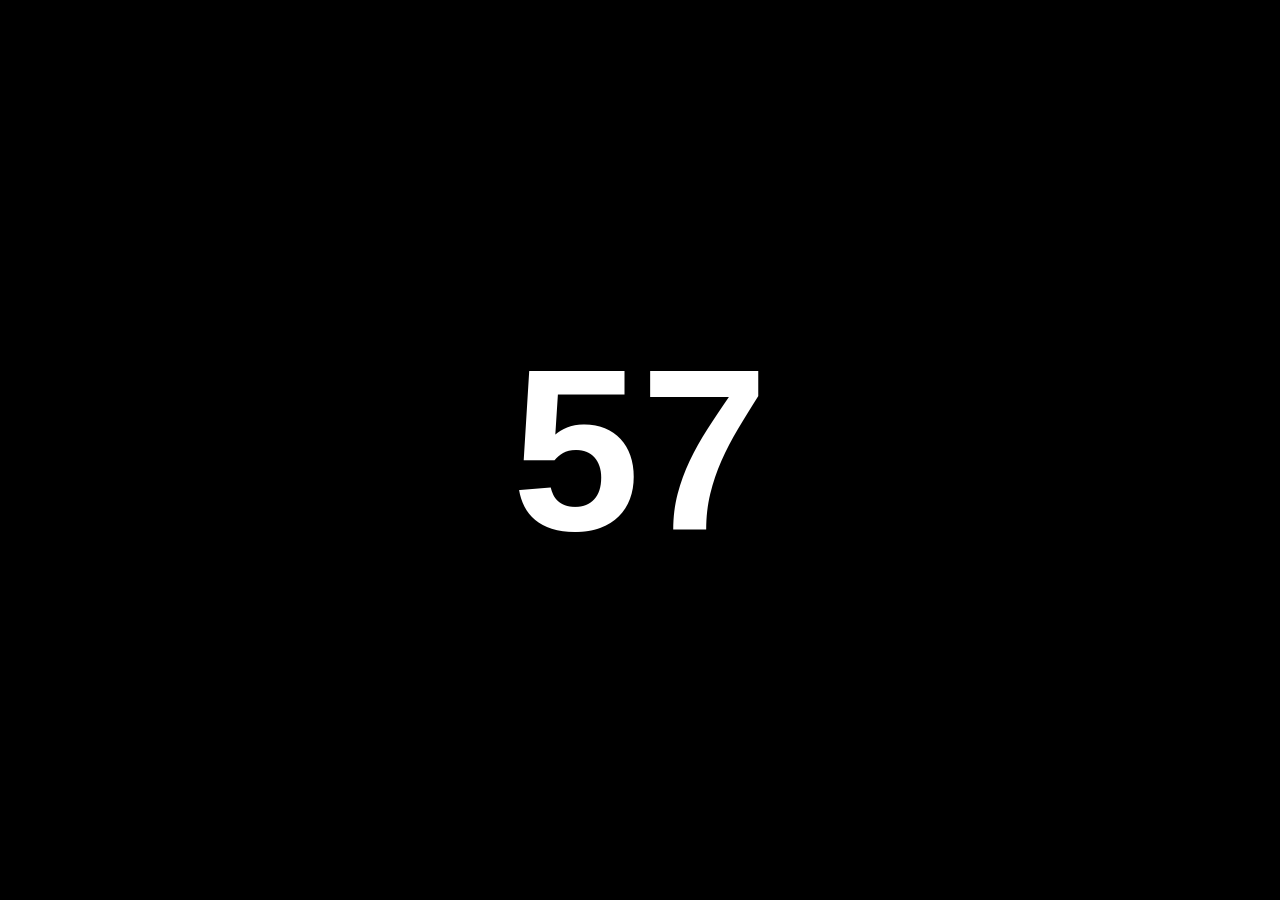
<file: index.html>
<!DOCTYPE html>
<html lang="en">
<head>
    <meta charset="UTF-8">
    <meta name="viewport" content="width=device-width, initial-scale=1.0">
    <title>Loading</title>
    <link rel="stylesheet" href="loader.css">
</head>
<body>
    <div class="loader">
        <div class="loader-number" id="loaderNumber">1</div>
    </div>

    <script src="loader.js"></script>
</body>
</html>
</file>
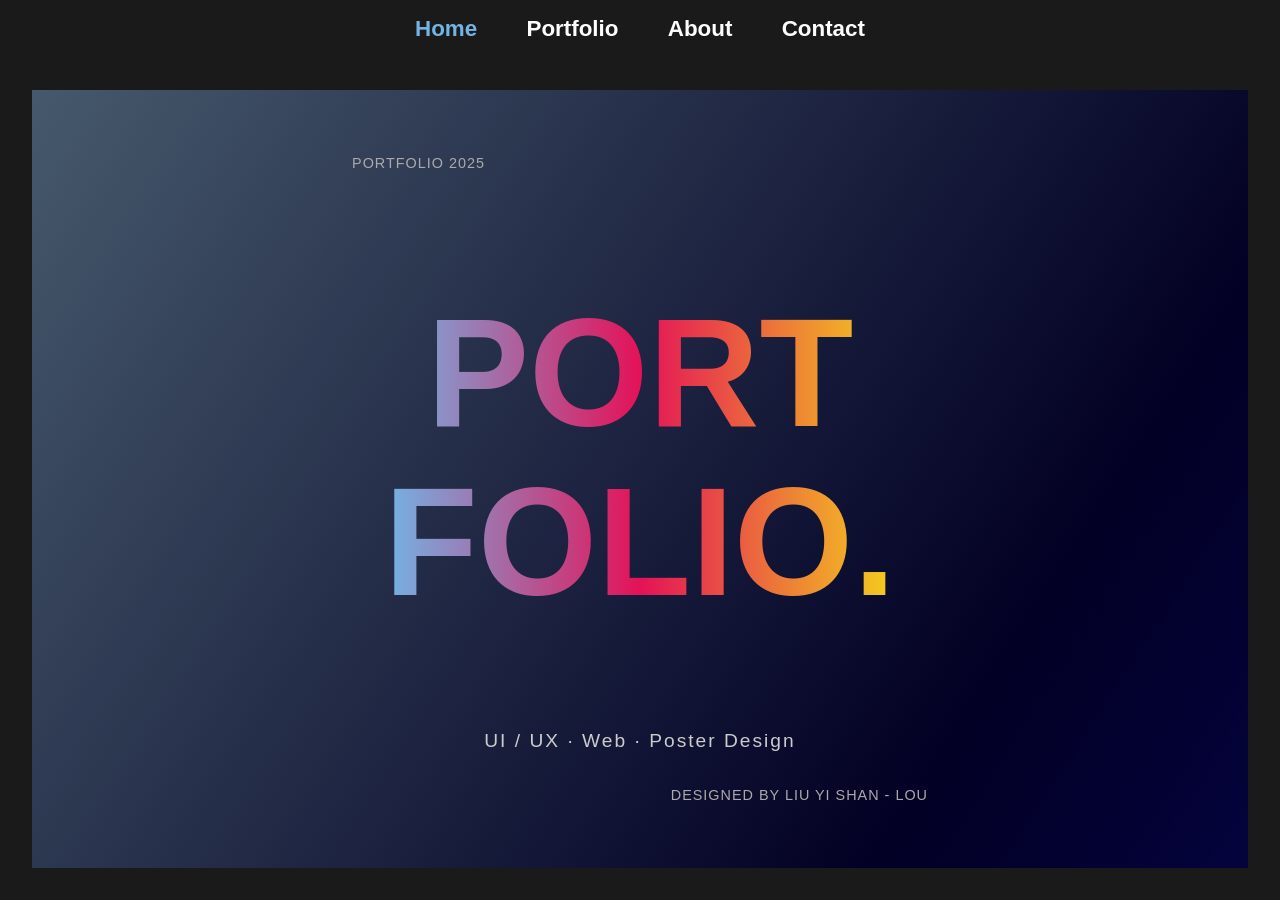
<file: home.html>
<!DOCTYPE html>
<html lang="zh-HK">
<head>
    <meta charset="UTF-8">
    <meta name="viewport" content="width=device-width, initial-scale=1.0">
    <link rel="stylesheet" href="https://cdnjs.cloudflare.com/ajax/libs/font-awesome/6.5.2/css/all.min.css">
    <link rel="stylesheet" href="index.css">
    <title>Personal Portfolio - [Lou/Lao]</title>
    
</head>
<body>
    <nav>
        <a href="#home" onclick="showSection('home'); return false;" class="active">Home</a>
        <a href="portfolio.html" >Portfolio</a>
        <a href="#about" onclick="showSection('about'); return false;">About</a>
        <a href="#contact" onclick="showSection('contact'); return false;">Contact</a>
    </nav>

    <div id="home" class="section active home-hero">
        <div class="home-overlay">
            <div class="home-text">
                <div class="title-stack">
                    <span class="label top-left">Portfolio 2025</span>
                    <h1 class="main-title hero-title">Port<br>Folio.</h1>
                    <p class="subtitle">UI / UX · Web · Poster Design</p>
                    <span class="label bottom-right">Designed by Liu Yi SHAN - Lou</span>
                </div>  
            </div>
        </div>
        <ul class="bg-circles">
            <li></li>
            <li></li>
            <li></li>
            <li></li>
            <li></li>
            <li></li>
            <li></li>
            <li></li>
            <li></li>
            <li></li>
        </ul>

    </div>


    <div id="about" class="section about-section">

    <!-- 三条横向滚动带（上/中/下） -->
    <div class="bands" aria-hidden="true">
        <div class="band line1" data-speed="25" data-dir="left">
            <div class="band-inner">
                <span>HTML</span><span>CSS</span><span>JAVASCRIPT</span>
                <span>REACT</span><span>FLUTTER</span><span>MOBILE</span>
                <span>PHOTOSHOP</span><span>PYTHON</span><span>JAVA</span><span>PHP</span>
            </div>
        </div>

        <div class="band line2" data-speed="28" data-dir="right">
            <div class="band-inner">
                <span>MYSQL</span><span>SQLITE</span><span>FIREBASE</span>
                <span>REACT</span><span>FLUTTER</span><span>MOBILE</span>
                <span>PHOTOSHOP</span><span>PYTHON</span><span>JAVA</span><span>PHP</span>
            </div>
        </div>

        <div class="band line3" data-speed="32" data-dir="left">
            <div class="band-inner">
                <span>FIGMA</span><span>TYPESCRIPT</span><span>JAVASCRIPT</span>
                <span>REACT</span><span>FLUTTER</span><span>MOBILE</span>
                <span>PHOTOSHOP</span><span>PYTHON</span><span>JAVA</span><span>PHP</span>
            </div>
        </div>
    </div>

    <div class="about_container">
        <div class="about_box1">
            <h4>:My<br>Name<br>Is<br>:LOU</h4>
        </div>

        <div class="about_box2">
            <h5>🎓 Education</h5>
            <p>
                SHAPE VTC – Coventry University (Sha Tin)<br>
                School of Computing, Engineering and Mathematics<br>
                BSc (Hons) Computing (Full-time)
            </p>

            <h5>💼 Job Goal</h5>
            <p>
                Looking for entry-level positions related to UI/UX design and front-end development.
                Product design, web design, or technical support positions are also welcome.
                I hope to grow into an independent designer/developer through actual practice.
            </p>

            <h5>✨ About Me</h5>
            <p>
                A passionate and proactive IT professional with a solid foundation in computer science
                and programming. Skilled in mobile development, web development, and programming.
                Strong communication and teamwork abilities. Committed to continuous learning and
                eager to collaborate with like-minded individuals for shared growth.
            </p>
        </div>
    </div>
    </div>


    <div id="contact" class="section contact-section">
        <div class="contact_container">

            <div class="contact_header">
            <h2>Contact Me</h2>
            <p class="subtitle">I’m open to new opportunities, collaborations and ideas.</p>
            </div>

            <div class="contact_grid">
            <!-- 左侧：信息卡片 -->
            <div class="contact_card contact_info">
                <div class="contact_item">
                <i class="fa-solid fa-location-dot"></i>
                <div>
                    <span>Location</span>
                    <p>Kwun Tong District, Kowloon, Hong Kong</p>
                </div>
                </div>

                <div class="contact_item">
                <i class="fa-solid fa-phone"></i>
                <div>
                    <span>Phone</span>
                    <p>
                    <a href="tel:+85251625916">+852-51625916</a>
                    <button type="button" class="copy-btn" data-copy="+852-51625916" aria-label="Copy phone">
                        <i class="fa-regular fa-copy"></i>
                    </button>
                    </p>
                </div>
                </div>

                <div class="contact_item">
                <i class="fa-solid fa-envelope"></i>
                <div>
                    <span>Email</span>
                    <p>
                    <a href="mailto:louzip123@yahoo.com">louzip123@yahoo.com</a>
                    <button type="button" class="copy-btn" data-copy="louzip123@yahoo.com" aria-label="Copy email">
                        <i class="fa-regular fa-copy"></i>
                    </button>
                    </p>
                </div>
                </div>

                <div class="social_row">
                <a class="social" href="mailto:louzip123@yahoo.com" title="Email"><i class="fa-solid fa-paper-plane"></i></a>
                <a class="social" href="https://www.linkedin.com/" target="_blank" rel="noreferrer" title="LinkedIn"><i class="fa-brands fa-linkedin-in"></i></a>
                <a class="social" href="https://github.com/" target="_blank" rel="noreferrer" title="GitHub"><i class="fa-brands fa-github"></i></a>
                <a class="social" href="https://wa.me/85251625916" target="_blank" rel="noreferrer" title="WhatsApp"><i class="fa-brands fa-whatsapp"></i></a>
                <span class="availability">Available for freelance</span>
                </div>
            </div>

            <!-- 右侧：表单卡片（可直接用 mailto，也可后续接接口） -->
            <form class="contact_card contact_form" id="contactForm">
                <h3>Send me a message</h3>
                <div class="form_row">
                <input type="text" name="name" placeholder="Your name" required>
                <input type="email" name="email" placeholder="Your email" required>
                </div>
                <input type="text" name="subject" placeholder="Subject">
                <textarea name="message" rows="6" placeholder="Your message..." required></textarea>
                <button type="submit" class="btn_primary">Send Message</button>

                <p class="small_hint">Prefer email? <a href="mailto:louzip123@yahoo.com">louzip123@yahoo.com</a></p>
            </form>
            </div>


            <div class="copy-tip" role="status" aria-live="polite">Copied!</div>
        </div>
    </div>



<script src="index.js"></script>
</body>

</html>
</file>
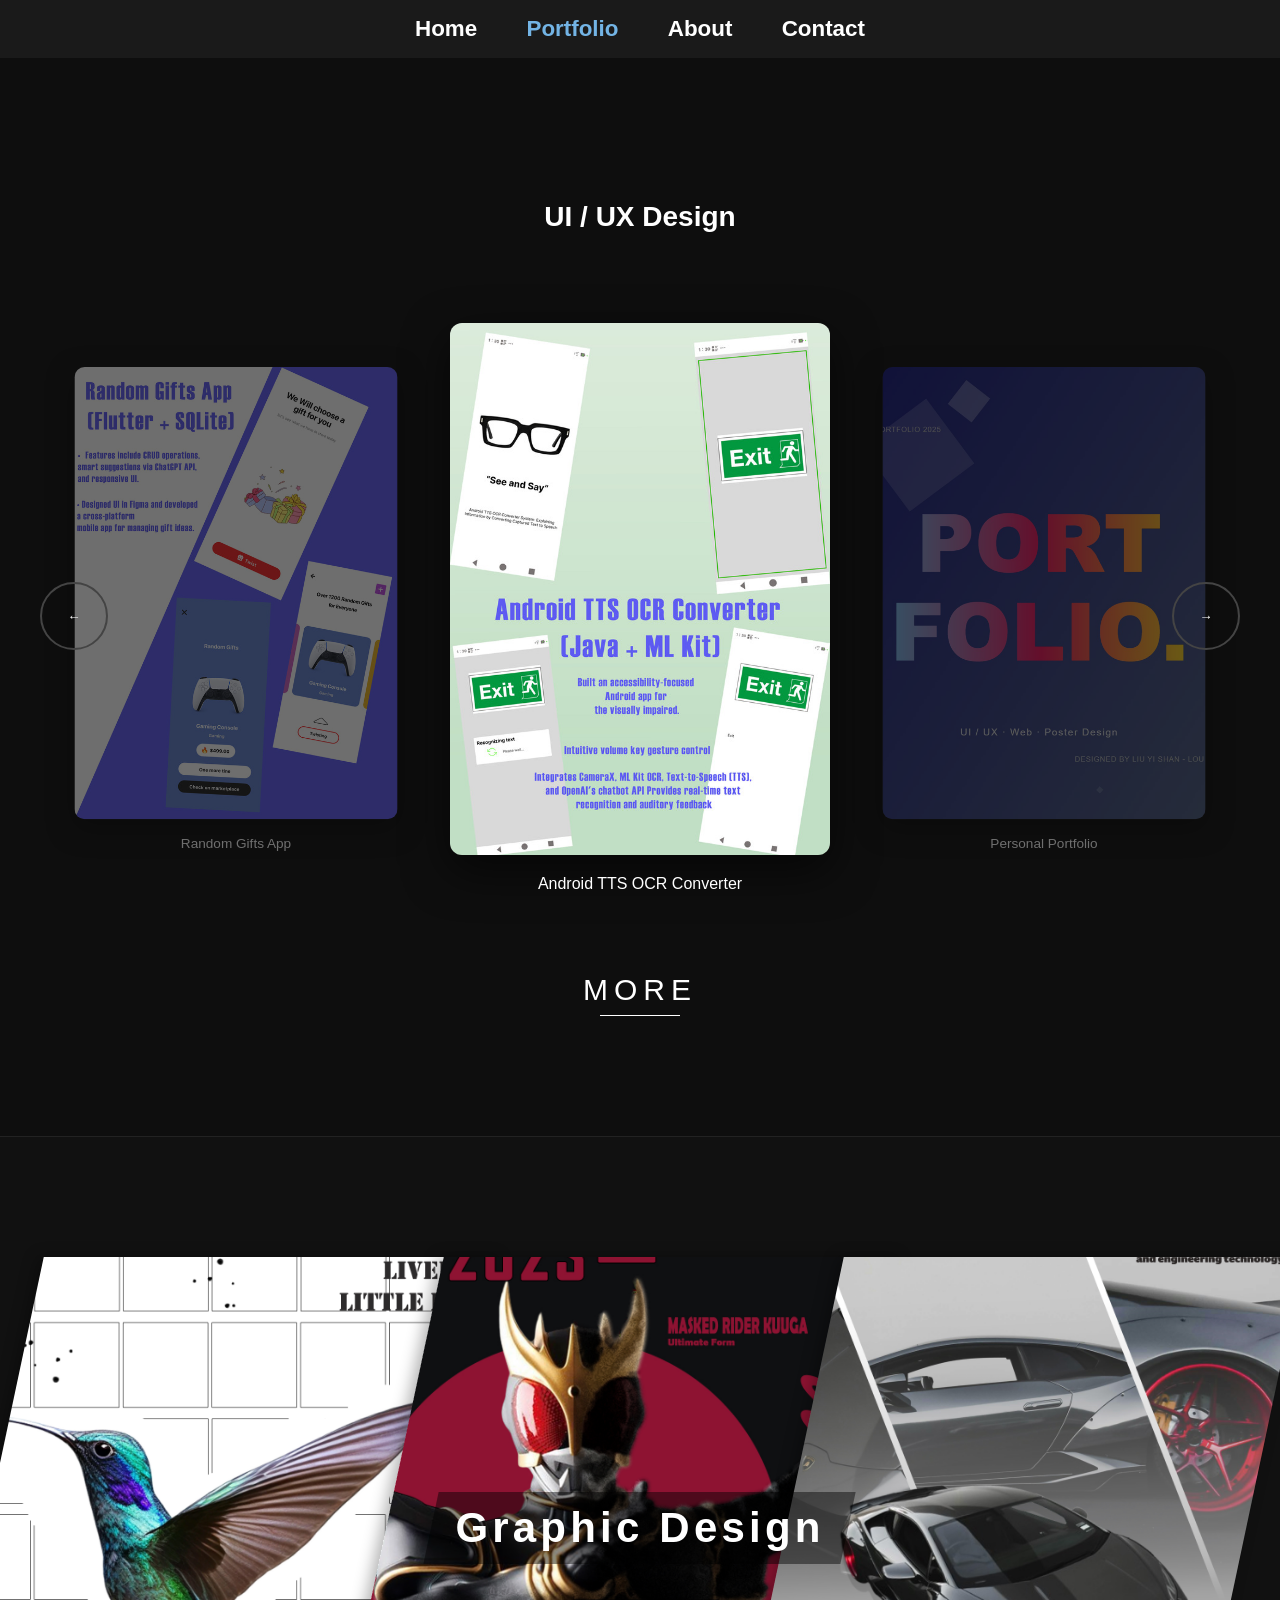
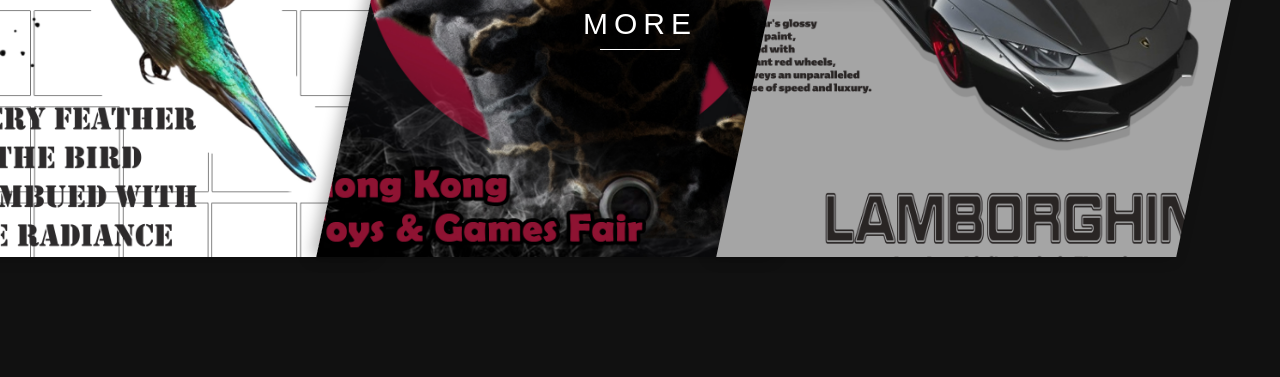
<file: portfolio.html>
<!DOCTYPE html>
<html lang="en">
<head>
    <meta charset="UTF-8">
    <meta name="viewport" content="width=device-width, initial-scale=1.0">
    <title>Portfolio</title>
    <link rel="stylesheet" href="portfolio.css" />
</head>
<body>

  <nav>
    <a href="home.html#home">Home</a>
    <a href="portfolio.html" class="active">Portfolio</a>
    <a href="home.html#about" >About</a>
    <a href="home.html#contact" >Contact</a>
  </nav>


  <main class="portfolio">

    <section class="portfolio-section uiux-section" id="uiux">

      <div class="section-indicator">
        <span class="section-title">UI / UX</span>
      </div>

      <div class="section-inner">
        <header class="section-header">
          <h2>UI / UX Design</h2>
        </header>

        <div class="uiux-showcase">
          <button class="nav-arrow prev" aria-label="Previous project">
            ←
          </button>

          <div class="uiux-cards">
            <article class="uiux-card">
              <div class="card-media">
                <img src="image_ps/UIUX/2(1).jpg" alt="Random Gifts App UI" loading="eager" fetchpriority="high" />
              </div>
              <div class="card-meta">
                <h3>Random Gifts App</h3>
              </div>
            </article>

            <article class="uiux-card active">
              <div class="card-media">
                <img src="image_ps/UIUX/1(1).jpg" alt="Random Gifts App UI"  loading="eager" fetchpriority="high"/>
              </div>
              <div class="card-meta">
                <h3>Android TTS OCR Converter</h3>
              </div>
            </article>

            <article class="uiux-card">
              <div class="card-media">
                <img src="image_ps/UIUX/51.jpg" alt="Random Gifts App UI" loading="lazy" />
              </div>
              <div class="card-meta">
                <h3>Personal Portfolio</h3>
              </div>
            </article>

          </div>

          <button class="nav-arrow next" aria-label="Next project">
            →
          </button>

        </div>

        <div class="section-more">
          <a href="uiux.html" class="more-link">MORE</a>
        </div>

      </div>
    </section>


    <section class="portfolio-section graphic-section" id="graphic">

      <div class="section-indicator">
        <span class="section-title">Graphic Design</span>
      </div>

      <div class="section-inner">

        <div class="graphic-background">
          <div class="graphic-slice"></div>
          <div class="graphic-slice"></div>
          <div class="graphic-slice"></div>
          <div class="graphic-slice"></div>
        </div>

        <div class="graphic-entry">
          <h2>Graphic Design</h2>
          <a href="graphic.html" class="more-link">MORE</a>
        </div>

      </div>
    </section>

  </main>

  <!-- =====================
       Footer
  ====================== -->
  <!-- <footer class="site-footer">
    <p>© 2025 Your Name</p>
  </footer> -->

  <script src="portfolio.js"></script>
</body>
</html>
</file>
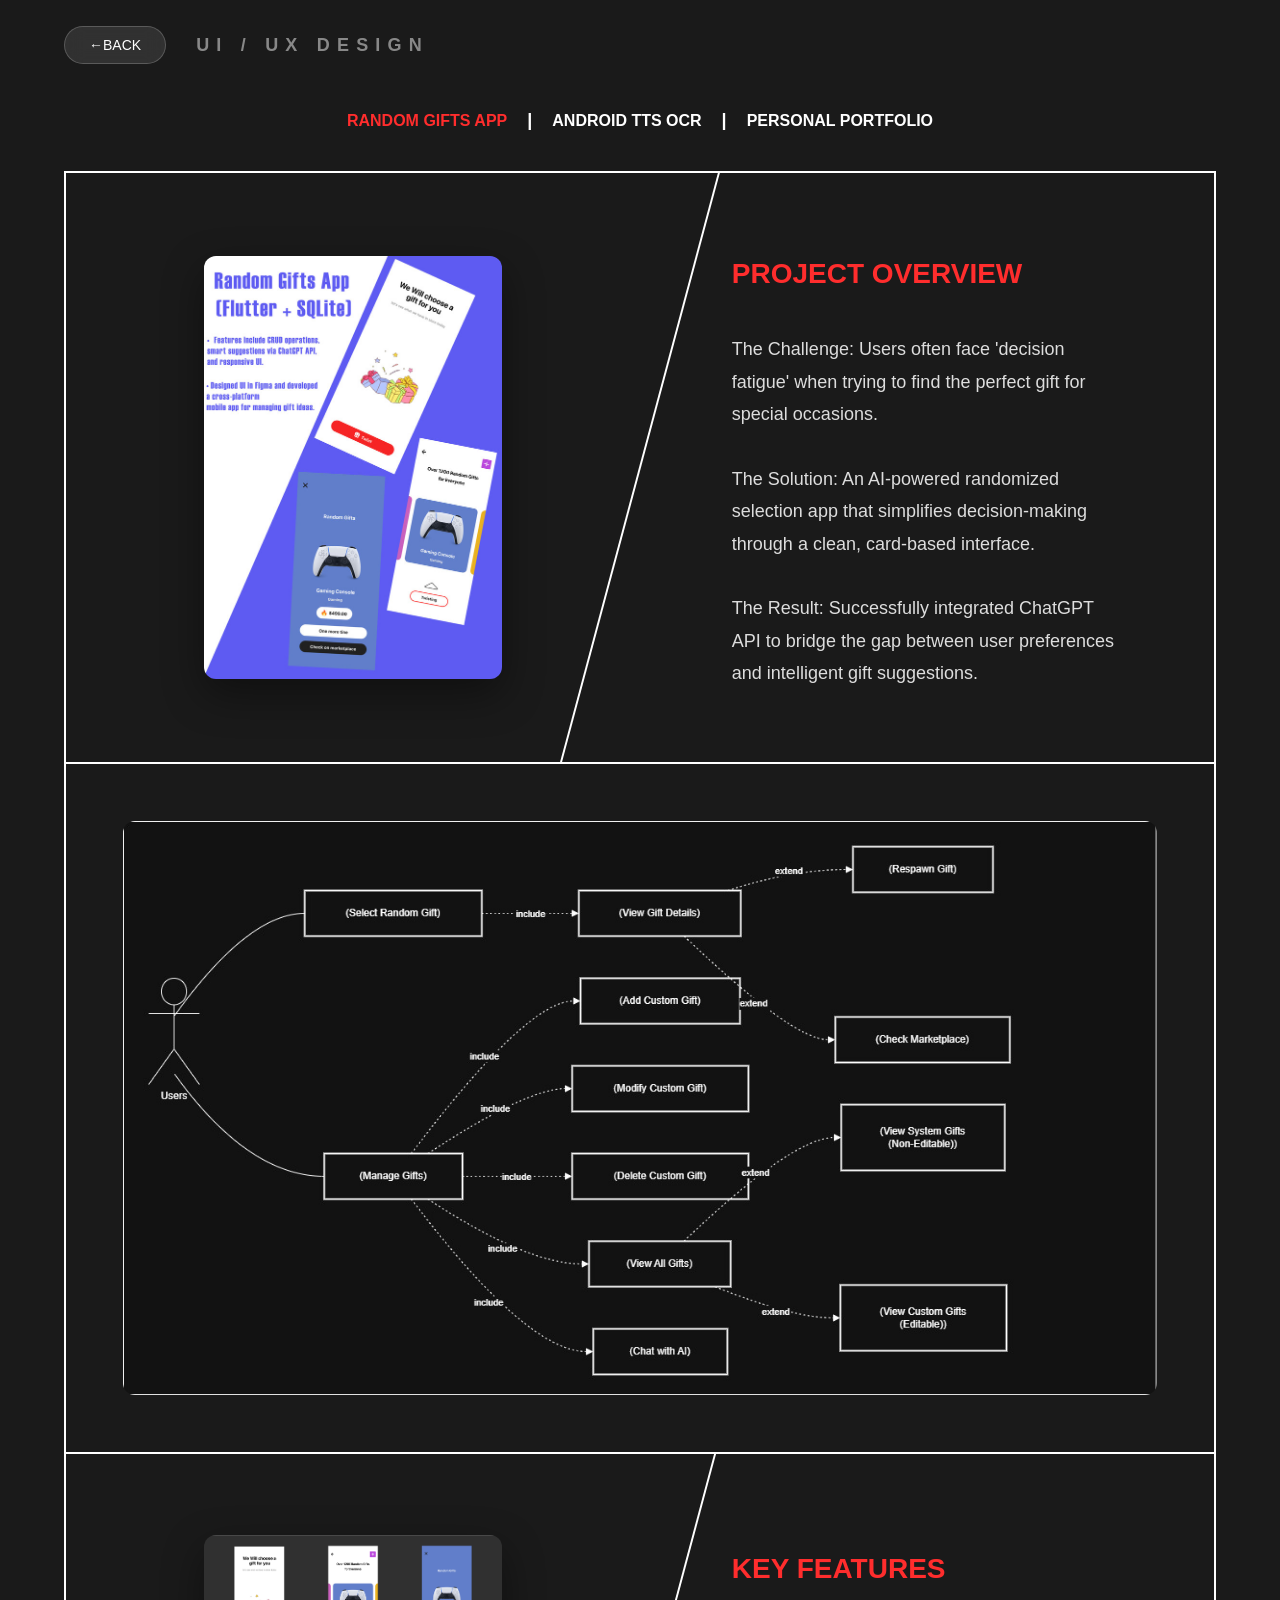
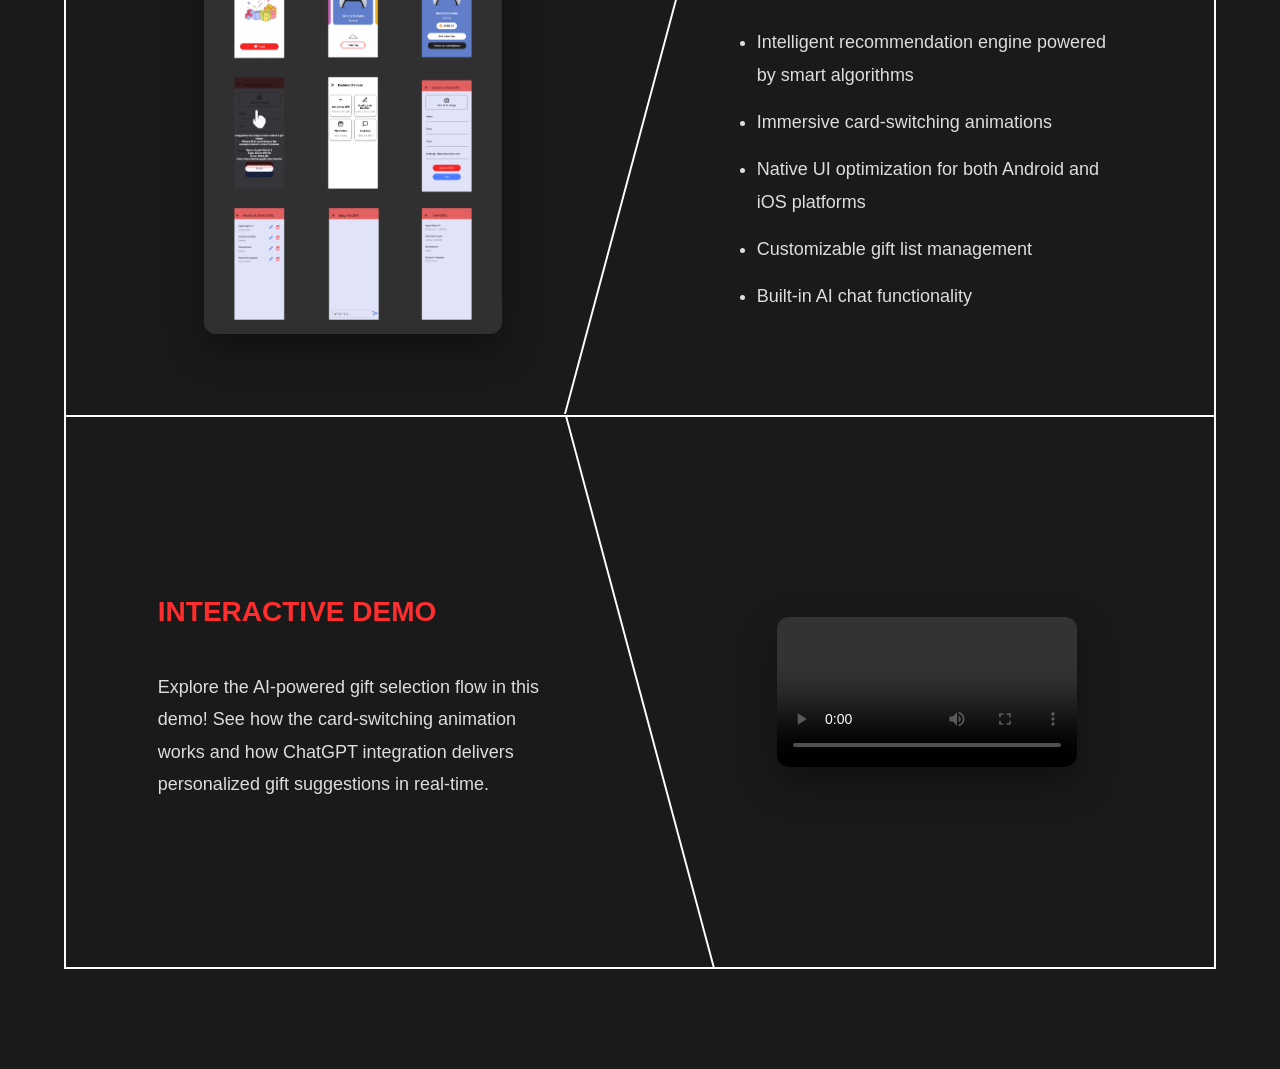
<file: uiux.html>
<!DOCTYPE html>
<html lang="zh-TW">
<head>
  <meta charset="UTF-8" />
  <meta name="viewport" content="width=device-width, initial-scale=1.0"/>
  <title>UI / UX - Portfolio</title>
  <link rel="stylesheet" href="uiux.css">
</head>
<body class="uiux-page">

  <header class="page-header">
    <a href="portfolio.html" class="back-btn">
      <span class="arrow">←</span> BACK
    </a>
    <h1 class="main-title">UI / UX DESIGN</h1>
  </header>

  <nav class="top-nav">
    <ul>
      <li class="nav-item active" data-target="random">Random Gifts App</li>
      <li class="nav-divider">|</li>
      <li class="nav-item" data-target="tts">Android TTS OCR</li>
      <li class="nav-divider">|</li>
      <li class="nav-item" data-target="portfolio">Personal Portfolio</li>
    </ul>
  </nav>

  <main class="main-viewport">
    <section class="grid-container">
      
      <div class="grid-row">
        <div class="pane media-pane" id="row1-img"></div>
        <div class="slant-divider slant-right"></div>
        <div class="pane words-pane" id="row1-words"></div>
      </div>

      <div class="grid-row">
        <div class="pane media-pane" id="row2-img" style="flex: 1; align-items: center; justify-content: center; padding: 5%;"></div>
      </div>

      <div class="grid-row">
        <div class="pane media-pane" id="row3-img"></div>
        <div class="slant-divider slant-right"></div>
        <div class="pane words-pane" id="row3-words"></div>
      </div>

      <div class="grid-row">
        <div class="pane words-pane" id="row4-words"></div>
        <div class="slant-divider slant-left"></div>
        <div class="pane media-pane" id="row4-demo"></div>
      </div>

    </section>
  </main>

  <script src="uiux.js"></script>
</body>
</html>
</file>
<file: loader.css>
* {
  margin: 0;
  padding: 0;
  box-sizing: border-box;
}

body {
  background: #000;
  width: 100vw;
  height: 100vh;
  height: 100dvh; 
  overflow: hidden;
  font-family: 'Arial Black', 'Helvetica Neue', Arial, sans-serif;
}

.loader {
  position: relative;
  width: 100%;
  height: 100%;
  display: flex;
  align-items: center;
  justify-content: center;
}

.loader-number {
  position: relative; 
  
  height: 1.2em; 
  display: flex;
  align-items: center;
  justify-content: center;

  font-variant-numeric: tabular-nums;
  -moz-font-feature-settings: "tnum";
  -webkit-font-feature-settings: "tnum";
  font-feature-settings: "tnum";

  font-size: clamp(4.5rem, 13vw, 15rem);
  font-weight: 900;
  color: #fff;
  
  line-height: normal; 

  transform: translate(-15vw, 10vh) scale(0.65);
  
  transform-origin: center center;
  will-change: transform, opacity, font-size;
  transition:
    transform 3s cubic-bezier(0.4, 0, 0.2, 1),
    font-size 3s cubic-bezier(0.4, 0, 0.2, 1),
    opacity 0.6s ease;
}

.loader-number.move-center {
  transform: translate(0, 0) scale(1);
  font-size: clamp(6rem, 18vw, 20rem);
}

.fade-out {
  opacity: 0;
  transform: translate(0, 0) scale(1.15);
}
</file>
<file: index.css>
:root{
    --color1:#73b4e5;
    --color2:#1c8993;
    --color3:#f4d01d;
    --color4:#e41258;
    --color5:#b3150a;
}

body {
    font-family: Arial, sans-serif;
    margin: 0;
    padding: 0;
    background-color: #1a1a1a;
    color: #fff;
}


/* ////////////////////
       home
////////////////// */

.home-hero {
    background-color: #1a1a1a;
    height: calc(100vh - 122px);
    display: flex;
    align-items: center;
    justify-content: center;
    position: relative;
    color: white;
    overflow: hidden;
}

@keyframes bgmove {
    0%{
        background-position: 0 50%;
    }
    50%{
        background-position: 100% 50%;
    }
    100%{
        background-position: 0 50%;
    }
}  

.home-overlay {
    background-image: linear-gradient(
        123deg, #46596c, #020024, #090979, #5c707e, #00D4FF
    );
    background-size: 400%;
    animation: bgmove 20s infinite; /* 增加暗色遮罩以凸顯文字 */
    width: 100%;
    height: 100%;
    display: flex;
    justify-content: center;
    align-items: center;
}

.home-text {
    text-align: center;
    display: block;
    position: relative;
    z-index: 2;
}



.title-stack {
  position: relative;
  text-align: center;
  max-width: 800px;
  padding: 2rem;
  margin: 0 auto;
}

.title-stack .main-title {
  font-size: clamp(4rem, 12vw, 10rem);
  font-weight: 900;
  line-height: 1.1;
  text-transform: uppercase;
  background: linear-gradient(90deg, var(--color1), var(--color4), var(--color3));
  -webkit-background-clip: text;
  background-clip: text;
  color: transparent;
  animation: gradientMove 6s infinite linear;
}

@keyframes gradientMove {
  0% { background-position: 0% 50%; }
  100% { background-position: 200% 50%; }
}

.title-stack .subtitle {
  margin-top: 1rem;
  font-size: 1.2rem;
  color: #ccc;
  letter-spacing: 2px;
}

.title-stack .label {
  position: absolute;
  font-size: 0.9rem;
  color: #aaa;
  text-transform: uppercase;
  letter-spacing: 1px;
}

.title-stack .top-left {
  top: 0;
  left: 0;
}

.title-stack .bottom-right {
  bottom: 0;
  right: 0;
}




.bg-circles {
    list-style: none;
    position: absolute;
    top: 0;
    left: 0;
    width: 100%;
    height: 100%;
    z-index: 1;
}

.bg-circles li {
    width: 40px;
    height: 40px;
    background-color: rgba(255, 255, 255, 0.15);
    position: absolute;
    bottom: -160px;
    animation: circles 10s linear infinite;
}

.bg-circles li:nth-child(1) {
    left: 10%;
}

.bg-circles li:nth-child(2) {
    left: 20%;
    width: 80px;
    height: 80px;
    animation-delay: 2s;
    animation-duration: 17s;
}
.bg-circles li:nth-child(3) {
    left: 25%;
    animation-delay: 4s;
}

.bg-circles li:nth-child(4) {
    left: 40%;
    width: 60px;
    height: 60px;
    background-color: rgba(255, 255, 255, 0.25);
    animation-duration: 22s;
}

.bg-circles li:nth-child(5) {
    left: 70%;
}

.bg-circles li:nth-child(6) {
    left: 80%;
    width: 120px;
    height: 120px;
    background-color: rgba(255, 255, 255, 0.2);
    animation-duration: 3s;
}

.bg-circles li:nth-child(7) {
    left: 32%;
    width: 160px;
    height: 160px;
    animation-delay: 7s;
}

.bg-circles li:nth-child(8) {
    left: 55%;
    width: 10px;
    height: 10px;
    animation-delay: 15s;
    animation-duration: 40s;
}

.bg-circles li:nth-child(9) {
    left: 25%;
    width: 10px;
    height: 10px;
    background-color: rgba(255, 255, 255, 0.3);
    animation-delay: 2s;
    animation-duration: 40s;
}

.bg-circles li:nth-child(10) {
    left: 90%;
    width: 160px;
    height: 160px;
    animation-delay: 11s;
}

@keyframes circles {
    0% {
        transform: translateY(0);
    }
    100% {
        transform: translateY(-120vh) rotate(600deg);
    }
}

/* ////////////////////
        nav
////////////////// */

nav {
    background-color: transparent;
    padding: 1em;
    text-align: center;
}

nav a {
    color: #fff;
    margin: 0 1em;
    text-decoration: none;
    font-size: 1.4em;
    font-weight: bold;
    transition: color 0.3s ease;
}

nav a:hover {
    color: #4d5d4b;
}

nav a.active {
    color: var(--color1); 
    font-weight: bold; 
}

.section {
    padding: 2em;
    display: none;
}

.section.active {
    display: block;
}


/* ////////////////////
    portfolio
////////////////// */


/* ////////////////////
    about
////////////////// */

.section.about-section.active {
    display: flex;
  justify-content: center;
  align-items: center;
  min-height: calc(100vh - 60px);
  padding: 0 5%;
  box-sizing: border-box;
  position: relative;
  background: linear-gradient(135deg, #0f2027, #203a43, #2c5364);
  overflow: hidden;
}

/* 背景动效几何图形 */
.about-section::before,
.about-section::after {
  content: "";
  position: absolute;
  border-radius: 50%;
  background: rgba(255,255,255,0.05);
  animation: float 20s infinite linear;
}
.about-section::before {
  width: 300px;
  height: 300px;
  top: -50px;
  left: -100px;
}
.about-section::after {
  width: 400px;
  height: 400px;
  bottom: -80px;
  right: -120px;
}

@keyframes float {
  0% { transform: translateY(0) rotate(0); }
  100% { transform: translateY(-50px) rotate(360deg); }
}


/* ============ 滚动带基础样式 ============ */
.bands {
  position: absolute; inset: 0;
  z-index: 0; overflow: hidden; pointer-events: none;
}

.band {
  position: absolute; left: 0; width: 100%;
  height: 2.5rem; line-height: 2.5rem;
  opacity: .2; white-space: nowrap;
  font-weight: 700; letter-spacing: .08em; color: #e9e9e9;
}
.line1 { top: 25%; }
.line2 { top: 50%; }
.line3 { top: 75%; }

.band-inner {
  display: inline-flex; gap: 2rem; white-space: nowrap;
  animation-timing-function: linear;
  animation-iteration-count: infinite;
  will-change: transform;
}
.band-inner span {
  display: inline-block; padding: .4rem 1rem;
  border-radius: .6rem; background: rgba(255,255,255,.05);
  backdrop-filter: blur(2px); text-transform: uppercase;
}

/* 动画方向 */
@keyframes move-left  { to   { transform: translateX(calc(-1 * var(--step))); } }
@keyframes move-right { from { transform: translateX(calc(-1 * var(--step))); } to { transform: translateX(0); } }



.about_container {
    display: flex;
    align-items: center;
    justify-content: space-between;
    gap: 3rem;
    width: 100%;
    max-width: 1200px;
}

.about_box1 h4 {
  font-size: clamp(2.5rem, 6vw, 6rem);
  font-weight: 900;
  line-height: 1.2;
  text-align: left;
  font-family: 'Luckiest Guy', sans-serif;
  background: linear-gradient(225deg, var(--color1), var(--color2), var(--color3), var(--color4), var(--color5));
  background-size: 200% 200%;
  color: transparent;
  background-clip: text;
  -webkit-background-clip: text;
  animation: move 6s linear infinite;
  text-shadow: 0 4px 20px rgba(0,0,0,0.6);
}

.about_box2 {
  flex: 1;
  background: rgba(255, 255, 255, 0.08);
  backdrop-filter: blur(10px);
  border-radius: 20px;
  padding: 2.5rem;
  box-shadow: 0 8px 30px rgba(0,0,0,0.5);
  font-size: clamp(1rem, 1.1vw, 1.3rem);
  line-height: 1.8;
  color: #f2f2f2;
  transition: transform 0.3s ease;
}
.about_box2:hover {
  transform: translateY(-8px);
}

.about_box2 h5 {
    font-size: 1.2rem;
    color: var(--color2);
    margin: 1rem 0 0.5rem;
    border-left: 4px solid var(--color2);
    padding-left: 0.5rem;
}

.about_box2 p {
    margin-bottom: 1rem;
    text-align: justify;
}




/* ////////////////////
        contact
////////////////// */

.contact-section{
  position: relative;
  min-height: calc(100vh - 190px);
  padding: 4rem 6vw;
  align-items: center;
  justify-content: center;
  overflow: hidden;
  /* 柔和渐变背景 */
  background:
    radial-gradient(900px 500px at 8% 0%, rgba(0, 214, 255, .12), transparent 60%),
    radial-gradient(800px 500px at 92% 100%, rgba(50, 205, 135, .10), transparent 60%),
    linear-gradient(160deg, #0E141A 0%, #0E1B22 100%);
}


.contact-section::before{
  content:"";
  position:absolute; inset:0;
  background-image: radial-gradient(rgba(255,255,255,.06) 1px, transparent 1px);
  background-size: 24px 24px;
  opacity:.25;
  transform: skewY(-6deg);
  mask-image: linear-gradient(to bottom, transparent 0%, black 10%, black 90%, transparent 100%);
}


.contact_container {
  position: relative;
  z-index: 1;
  width: min(1100px, 100%);
  margin: 0 auto; 
}

/* 标题 */
.contact_header{
  text-align: center;
  margin-bottom: 1.6rem;
}
.contact_header h2{
  margin: 0 0 .3rem 0;
  font-size: clamp(1.8rem, 2.6vw, 2.2rem);
  color: var(--color1);
}
.contact_header .subtitle{
  margin:0;
  color:#cfd8dc;
  opacity:.85;
}

/* 双栏：保持居中 */
.contact_grid {
  display: grid;
  grid-template-columns: 1fr 1fr; 
  gap: clamp(18px, 2.5vw, 32px);
  align-items: start; 
}


.contact_card {
  background: rgba(255,255,255,.06);
  backdrop-filter: blur(10px);
  border-radius: 16px;
  box-shadow: 0 10px 30px rgba(0,0,0,.45);
  padding: clamp(18px, 2.2vw, 28px);
  height: 100%; /* 高度随对方对齐 */
  display: flex;
  flex-direction: column;
  justify-content: space-between;
}


/* 信息卡片 */
.contact_info .contact_item{
  display:flex; gap: 14px; align-items:flex-start;
  color:#e9eef2;
  padding: 10px 0;
  border-bottom: 1px dashed rgba(255,255,255,.10);
}
.contact_info .contact_item:last-child{ border-bottom: none; }

.contact_item i{
  font-size: 1.2rem;
  color: var(--color3);
  margin-top: 4px;
}
.contact_item span{
  display: block;
  font-weight: 700;
  color: var(--color1);
  margin-bottom: 2px;
}
.contact_item p{
  margin: 0; opacity:.92;
}
.contact_item a{ color:#e9eef2; text-decoration:none; border-bottom:1px dashed transparent; }
.contact_item a:hover{ border-bottom-color: rgba(233,238,242,.5); }

/* 复制按钮 */
.copy-btn{
  margin-left: 8px;
  background: transparent;
  border: 0;
  color: #b8c7ce;
  cursor: pointer;
}
.copy-btn:hover{ color:#fff; }

/* 社交行 */
.social_row{
  display:flex; align-items:center; gap:12px;
  margin-top: 14px; flex-wrap: wrap;
}
.social{
  width:36px; height:36px; display:grid; place-items:center;
  background: rgba(255,255,255,.08);
  border-radius: 10px;
  color:#e9eef2; text-decoration:none;
}
.social:hover{ background: rgba(255,255,255,.14); }
.availability{
  margin-left: auto;
  font-size:.9rem;
  color:#aee8d8;
  background: rgba(80,200,160,.15);
  padding:.35rem .6rem; border-radius: 999px;
}

/* 表单卡片 */
.contact_form h3{
  margin: 0 0 .6rem 0;
  font-size: 1.2rem;
  color: var(--color2);
}
.contact_form .form_row {
  display: grid;
  grid-template-columns: 1fr 1fr;
  gap: 12px;
  width: 100%;
}
.contact_form input,
.contact_form textarea {
  width: 100%;
  border: 0;
  outline: none;
  border-radius: 12px;
  background: rgba(255,255,255,.08);
  color: #fff;
  padding: 12px 14px;
  box-shadow: inset 0 0 0 1px rgba(255,255,255,.06);
  box-sizing: border-box;
}
.contact_form textarea{ resize: vertical; min-height: 140px; }
.btn_primary{
  appearance: none; border:0; cursor:pointer; margin-top: 8px;
  background: linear-gradient(135deg, var(--color1), var(--color2));
  color:#0d1b22; font-weight:800; padding:12px 16px; border-radius:12px;
  box-shadow: 0 10px 20px rgba(0,0,0,.35);
}
.btn_primary:hover{ filter: brightness(1.05); }
.small_hint{ color:#b8c7ce; font-size:.9rem; margin:.6rem 0 0 0; }

.copy-tip{
  position: fixed; left:50%; bottom: 28px; transform: translateX(-50%) translateY(20px);
  background:#111; color:#e9eef2; padding:.5rem .8rem; border-radius:10px;
  box-shadow:0 8px 20px rgba(0,0,0,.35);
  opacity:0; pointer-events:none; transition: .25s ease;
}
.copy-tip.show{ opacity:1; transform: translateX(-50%) translateY(0); }




/* ======================
   Lightbox (作品詳情彈窗)
====================== */

/* ======================
   Lightbox Navigation
====================== */


/* =========================
   Loader 動畫
========================= */

.hero-title {
  transform-origin: center;
}

.hero-from-loader .hero-title {
  transform: scale(1.15);
  opacity: 0;
  filter: blur(8px);
}

.hero-title.hero-enter {
  transform: scale(1);
  opacity: 1;
  filter: blur(0);
  transition:
    transform 0.8s ease,
    opacity 0.6s ease,
    filter 0.8s ease;
}




/* ////////////////////
        MEDIA
////////////////// */

/* ====================================
    優化：響應式設計 (Responsive Design)
==================================== */

/* @media (max-width: 1200px) // 大畫面笔记本 */
@media (max-width: 1200px) {
    .title-stack .main-title {
        font-size: clamp(4rem, 12vw, 8rem); 
    }
    .about_container {
        gap: 2rem;
    }
}

/* @media (max-width: 992px)  // 平板 */
@media (max-width: 992px) {
    nav a {
        font-size: 1.2em;
        margin: 0 0.6em;
    }
   
    .about_container {
        flex-direction: column;
        gap: 2rem;
        max-width: 768px; 
        padding: 40px 5%;
    }
    .about_box1 h4 {
        font-size: clamp(2.5rem, 8vw, 5rem);
        text-align: center;
    }
    .about_box2 {
        padding: 1.5rem;
        font-size: 1rem;
    }
    .contact_grid {
        gap: 20px;
    }
    .lightbox-iframe {
        max-width: 100%; /* 平板上允許填滿 */
    }
}


/* @media (max-width: 768px)  // 橫向手機 / 小型平板 */
@media (max-width: 768px) {
    .home-hero {
        height: 100vh; 
    }
    .title-stack .label {
        display: none;
    }
    .title-stack .main-title {
        font-size: clamp(3rem, 15vw, 6rem);
    }
    .title-stack .subtitle {
        font-size: 1rem;
    }

    nav {
        display: flex;
        flex-direction: column;
        padding: 0.8em 0;
    }
    nav a {
        margin: 0.3em 0; 
        font-size: 1.1em;
    }

    .portfolio-filter {
        display: flex;
        flex-wrap: wrap;
        justify-content: center;
        gap: 8px;
    }
    .portfolio-filter button {
        width: 45%; 
        padding: 10px 0;
        font-size: 14px;
    }


    .contact_grid {
        grid-template-columns: 1fr;
        gap: 24px;
    }
    .contact_form .form_row {
        grid-template-columns: 1fr;
        gap: 10px;
    }
    .btn_primary {
        width: 100%;
    }

    .social_row {
        justify-content: center;
    }
    .availability {
        margin-left: 0;
        margin-top: 8px;
    }
}

/* @media (max-width: 576px)  // 小手機 (優化作品集單欄顯示) */
@media (max-width: 576px) {
    nav a {
        font-size: 1em;
    }
    
    .title-stack .main-title {
        font-size: clamp(2.5rem, 18vw, 5rem);
    }
    
    .portfolio-section .portfolio-item {
        /* 使用 left: 50% 和 transform 來確保圖片居中 */
        left: 50% !important; 
        transform: translateX(-50%); 
    }

    .portfolio-filter button {
        width: 90%; 
    }
    .lightbox-prev,
    .lightbox-next {
        top: 70%; /* 調整到更下方 */
        padding: 0.3rem 0.6rem;
    }
}
</file>
<file: portfolio.css>
:root{
    --color1:#73b4e5;
    --color2:#1c8993;
    --color3:#f4d01d;
    --color4:#e41258;
    --color5:#b3150a;
}

body {
    font-family: Arial, sans-serif;
    margin: 0;
    padding: 0;
    background-color: #1a1a1a;
    color: #fff;
}

/* ////////////////////
        nav
////////////////// */

nav {
    background-color: transparent;
    padding: 1em;
    text-align: center;
}

nav a {
    color: #fff;
    margin: 0 1em;
    text-decoration: none;
    font-size: 1.4em;
    font-weight: bold;
    transition: color 0.3s ease;
}

nav a:hover {
    color: #4d5d4b;
}

nav a.active {
    color: var(--color1); 
    font-weight: bold; 
}

.section {
    padding: 2em;
    display: none;
}

.section.active {
    display: block;
}

/* =========================
   Portfolio Layout
========================= */
.portfolio {
  width: 100%;
}

.portfolio-section {
  position: relative;
  width: 100%;
  padding: 120px 0;
  overflow: hidden;
}

.section-inner {
  max-width: 1200px;
  margin: 0 auto;
  position: relative;
}

/* =========================
   Section Indicator
========================= */
.section-indicator {
  position: absolute;
  right: 40px;
  top: 50%;
  transform: translateY(-50%);
}

.section-title {
  writing-mode: vertical-rl;
  text-transform: uppercase;
  letter-spacing: 0.2em;
  font-size: 12px;
  color: #888;
}

/* UI/UX active  */
.uiux-section .section-title {
  color: #ff2d2d;
}

/* =========================
   UI / UX Section
========================= */
.uiux-section {
  background: #0e0e0e;
  border-bottom: 1px solid #222;
}

.section-header h2 {
  font-size: 28px;
  font-weight: 600;
  margin-bottom: 48px;
}

.uiux-showcase {
  display: flex;
  align-items: center;
  justify-content: center;
  gap: 40px;
}

/* 箭頭 */
.nav-arrow {
  background: none;
  border: 2px solid #444;
  color: #ffffff;
  width: 68px;
  height: 68px;
  border-radius: 50%;
  cursor: pointer;
}

.nav-arrow:hover {
  color: #ff2d2d;
  border: 2px solid #ff2d2d;
}

/* 中央卡片區 */
.uiux-cards {
  display: flex;
  gap: 24px;
}

/* 單一卡片 */
.uiux-card {
  width: 380px;
  opacity: 0.4;
  transform: scale(0.85);
  transition: all 0.4s cubic-bezier(0.25, 0.8, 0.25, 1);
}

.uiux-card.active {
  opacity: 1;
  transform: scale(1);
  z-index: 2;
}

.card-media {
  width: 100%;
  aspect-ratio: 3 / 4.2; 
  height: auto; 
  background: #1a1a1a; 
  border-radius: 12px;
  margin-bottom: 20px;
  overflow: hidden;
  box-shadow: 0 10px 30px rgba(0,0,0,0.5);
  
  display: flex;
  align-items: center;
  justify-content: center;
}

.card-media img {
  width: 100%;
  height: 100%;
  object-fit: contain; 
  display: block;
  /* 提升圖片在高解析度螢幕上的清晰度 */
  image-rendering: -webkit-optimize-contrast; 
}

/* 針對 active 狀態的卡片確保過渡平滑 */
.uiux-card.active .card-media {
  box-shadow: 0 15px 45px rgba(0,0,0,0.6);
}

.card-meta h3 {
  font-size: 16px;
  font-weight: 500;
  text-align: center;
}


.card-media img {
  width: 100%;
  height: 100%;
  object-fit: cover;
  display: block;
}



/* MORE */
.section-more {
  margin-top: 64px;
  text-align: center;
}

.more-link {
  color: #fff;
  text-decoration: none;
  font-size: 30px;
  letter-spacing: 0.2em;
  position: relative;
}

.more-link::after {
  content: "";
  display: block;
  width: 80px;
  height: 1px;
  background: #fff;
  margin: 8px auto 0;
}

.more-link:hover {
  color: #ff2d2d;
  font-weight: bold;
}


/* =========================
   Graphic Design Section
========================= */
.graphic-section {
  background: #111;
}

/* 背景作品區 */
.graphic-background {
  position: absolute;
  inset: 0;
  display: flex;
}


.graphic-slice:nth-child(1)::before {
  background-image: url("image_ps/DB/14.jpg");
}
.graphic-slice:nth-child(2)::before {
  background-image: url("image_ps/DB/10.jpg");
  background-position: left;
}
.graphic-slice:nth-child(3)::before {
  background-image: url("image_ps/DB/37.jpg");
}
.graphic-slice:nth-child(4)::before {
  background-image: url("image_ps/DB/18.jpg");
}


.graphic-slice {
  flex: 1;
  margin-left: -60px;            
  min-width: 402px;
  transform: skewX(-12deg);      /* 形狀斜 */
  overflow: hidden;              /* 關鍵：裁切用 */
  position: relative;
  box-shadow: -5px 0 15px rgba(0,0,0,0.3); /* 增加側邊陰影，加強立體感 */
}

.graphic-slice::before {
  content: "";
  position: absolute;
  inset: -20%;                   
  background-size: 90%;
  background-position: center center;
  transform: skewX(12deg);     
  image-rendering: -webkit-optimize-contrast;
}

.graphic-entry {
  position: relative;
  z-index: 2;
  height: 600px;
  display: flex;
  flex-direction: column;
  align-items: center;
  justify-content: center;
}

.graphic-entry h2 {
  font-size: 42px;
  font-weight: 600;
  letter-spacing: 0.1em;
  position: relative;
  padding: 12px 24px;
  z-index: 2;
}

.graphic-entry h2::before {
  content: "";
  position: absolute;
  inset: 0;
  background: rgba(0, 0, 0, 0.45);   /* 半透明，不遮圖片 */
  transform: skewX(-12deg);
  z-index: -1;
}

.graphic-entry h2:hover{
  color: #ff2d2d;
}


.graphic-entry .more-link {
  position: relative;
  padding: 8px 16px;
}

.graphic-entry .more-link::before {
  content: "";
  position: absolute;
  inset: 0;
  background: rgba(0, 0, 0, 0.35);
  transform: skewX(-12deg);
  z-index: -1;
}



/* ////////////////////
        MEDIA
////////////////// */


@media (max-width: 1720px) {
  .graphic-slice:nth-child(4) {
    display: none; 
  }
  
  .graphic-slice {
    flex: 1;
  }
}

@media (max-width: 1500px) {
  .section-indicator {
    display: none !important;
  }
}

@media (max-width: 1450px) {
  .section-header h2 {
    margin-bottom: 90px; 
    text-align: center;
  }

  .uiux-showcase {
    position: relative;
    padding: 0 100px; 
  }

  .nav-arrow {
    position: absolute;
    top: 50%;
    transform: translateY(-50%);
    z-index: 10;
  }

  .nav-arrow.prev { left: -20px; } 
  .nav-arrow.next { right: -20px; }
}

@media (max-width: 1400px) {
  .uiux-showcase {
    position: relative;
    padding: 0 80px;
  }

  .nav-arrow {
    position: absolute;
    top: 50%;
    transform: translateY(-50%);
    z-index: 10;
  }

  .nav-arrow.prev { left: 0; }
  .nav-arrow.next { right: 0; }
}


@media (max-width: 1200px) {
  .uiux-showcase {
    position: relative; 
    padding: 0 60px;    
  }

  .nav-arrow {
    position: absolute;
    top: 50%;
    transform: translateY(-50%);
    z-index: 10;
    width: 50px;
    height: 50px;
    background: rgba(0, 0, 0, 0.5); 
  }

  .nav-arrow.prev { left: 10px; }
  .nav-arrow.next { right: 10px; }

  .uiux-card {
    width: 280px;
  }
}

@media (max-width: 1110px) {
  .graphic-background {
    flex-direction: row; 
  }

  .graphic-slice {
    margin: 0;
    min-width: auto;
    flex: 1; 
    transform: none !important; 
    box-shadow: none;
  }

  .graphic-slice::before {
    transform: none !important; 
    inset: 0;
    background-size: cover;
  }

  .graphic-slice:nth-child(3),
  .graphic-slice:nth-child(4) {
    display: none;
  }

  .graphic-entry h2 {
    font-size: 32px;
    background: rgba(0, 0, 0, 0.6);
  }
}

@media (max-width: 992px) {
  nav a {
    font-size: 1.2em;
    margin: 0 0.6em;
  }
  
  .graphic-entry h2 {
    font-size: 32px;
  }
  
  .uiux-card {
    width: 260px;
  }
  
  .nav-arrow {
    width: 50px;
    height: 50px;
    font-size: 14px; 
  }
}


@media (max-width: 768px) {
  nav {
    display: flex;
    flex-direction: column;
    padding: 0.8em 0;
  }

  nav a {
    margin: 0.3em 0; 
    font-size: 1.1em;
  }

  .section-header h2 {
    margin-bottom: 40px;
    font-size: 24px;
  }

  .uiux-showcase {
    padding: 0 40px; 
  }
  
  .nav-arrow {
    width: 44px;
    height: 44px;
    background: rgba(0, 0, 0, 0.4);
    border: 1px solid #444;
  }

  .uiux-card {
    display: none;
    width: 100%;
    transform: scale(1) !important;
    opacity: 1 !important;
  }
  .uiux-card.active {
    display: block;
  }

}

/* @media (max-width: 576px)  // 小手機 (優化作品集單欄顯示) */
@media (max-width: 576px) {
  nav a {
    font-size: 1em;
  }
   
  .section-header h2 {
    font-size: 22px;
    margin-bottom: 50px;
    text-align: center;
  }

  .uiux-showcase {
    flex-direction: column; /* 讓按鈕與卡片垂直排列 */
    gap: 20px;
    padding: 0;
  }

  .uiux-cards {
    order: 1; 
    width: 90%;
  }

  .uiux-card {
    display: none;
    width: 100%;
    margin: 0 auto;
    flex-direction: column;
    align-items: center; 
  }

  .uiux-card.active { display: flex; }

  .nav-arrow {
    position: absolute;
    top: auto;
    bottom: -60px; 
    transform: none;
    width: 45px;
    height: 45px;
    background: #333;
  }

  .nav-arrow.prev { left: 20%; }
  .nav-arrow.next { right: 20%; }


  .graphic-entry h2 {
    font-size: 24px;
    padding: 10px 20px;
  }
  
  .more-link {
    font-size: 22px;
  }


  .graphic-slice { height: 80%; } 
  .graphic-slice:nth-child(3) { display: none; } 

  
}
</file>
<file: uiux.css>
:root {
  --bg-dark: #1a1a1a;
  --accent-red: #ff2d2d;
  --text-gray: #888;
  --line-color: #ffffff; /* 框線顏色 */
}

html, body {
  margin: 0;
  padding: 0;
  /* height: 100%;  */
  min-height: 100vh; 
  overflow-x: hidden;
  overflow-y: auto; /* 允許垂直滾動 */
  background-color: var(--bg-dark);
  color: #fff;
  font-family: 'Arial', sans-serif;
  -webkit-font-smoothing: antialiased;
}

.page-header {
  height: 10vh;
  min-height: 80px; /* 防止 header 過小 */
  padding: 0 5%;
  display: flex;
  align-items: center;
  gap: 30px;
}

.back-btn {
  display: inline-flex;
  align-items: center;
  color: #fff;
  text-decoration: none;
  background: rgba(255, 255, 255, 0.1);
  padding: 10px 24px;
  border-radius: 30px;
  border: 1px solid rgba(255, 255, 255, 0.2);
  font-size: 14px;
  transition: 0.3s;
  backdrop-filter: blur(10px);
}

.back-btn:hover { color: var(--accent-red); }

.main-title {
  font-size: 18px;
  letter-spacing: 0.4em;
  color: var(--text-gray);
  text-transform: uppercase;
  white-space: nowrap; /* 防止標題換行 */
}

.top-nav {
  display: flex;
  justify-content: center;
  align-items: center;
  padding: 20px 0; 
  margin-bottom: 20px;
}

.top-nav ul {
  display: flex;
  list-style: none;
  padding: 0;
  margin: 0;
  gap: 20px;
  align-items: center;
  flex-wrap: wrap; 
  justify-content: center;
}

.nav-item {
  font-size: 16px;
  color: #fff;
  cursor: pointer;
  text-transform: uppercase;
  font-weight: bold;
  transition: color 0.3s;
  white-space: nowrap;
}

.nav-item:hover {
  color: var(--text-gray);
}

.nav-item.active {
  color: var(--accent-red);
}

.nav-divider {
  color: var(--line-color);
  font-weight: bold;
  font-size: 18px;
  user-select: none;
}

/* --- 主視覺網格佈局 (核心修改區) --- */
.main-viewport {
  /* height: 80vh;  */
  display: flex;
  justify-content: center;
  padding: 0 5% 100px 5%; 
  box-sizing: border-box;
}

.grid-container {
  width: 100%;
  max-width: 1400px;
  /* height: 100%; */
  border: 2px solid var(--line-color);
  display: flex;
  flex-direction: column;
}

.grid-row {
  /* flex: 1;  */
  min-height: 550px; 
  display: flex;
  position: relative;
  border-bottom: 2px solid var(--line-color);
  overflow: hidden;
}


.grid-row:last-child {
  border-bottom: none;
}


.pane {
  flex: 1;
  display: flex;
  flex-direction: column;
  justify-content: center;
  padding: 4% 8%; 
  z-index: 1;
}

.slant-divider {
  position: absolute;
  top: 0;
  left: 50%;
  width: 2px;
  height: 100%; 
  background-color: var(--line-color);
  transform-origin: center;
  z-index: 2;
}

.slant-right { transform: translateX(-50%) skewX(-15deg); }
.slant-left  { transform: translateX(-50%) skewX(15deg); }


.media-pane {
  align-items: center;
}

.media-pane img, .media-pane video {
  max-width: 90%;
  max-height: 85%;
  object-fit: contain;
  border-radius: 12px;
  box-shadow: 0 15px 40px rgba(0,0,0,0.4);
}

.words-pane {
  align-items: flex-start;
}

.words-pane h3 {
  color: var(--accent-red);
  font-size: 28px; /* 字體加大 */
  margin-bottom: 25px;
  text-transform: uppercase;
}

.words-pane p, .words-pane li {
  font-size: 18px; /* 內文字體加大 */
  line-height: 1.8;
  color: #ddd;
  margin-bottom: 15px;
}

.words-pane ul {
  padding-left: 25px;
}


/* ////////////////////
        MEDIA
////////////////// */
@media (max-width: 1024px) {
  .nav-divider { display: none; }

  .main-viewport { padding: 0 5% 50px 5%; }
  
  .grid-container { border: none; }
  
  .grid-row {
    flex-direction: column;
    border: 2px solid var(--line-color);
    margin-bottom: 30px;
    min-height: auto; 
  }
  
  .slant-divider { display: none; }
  
  .pane {
    padding: 50px 30px;
    align-items: center; 
    text-align: center;
  }

 
  #row4-words { order: 2; }
  #row4-demo { order: 1; }

  .words-pane ul {
    text-align: left; 
    display: inline-block; 
  }
  
  .media-pane img, .media-pane video {
      max-width: 80%;
      max-height: 50vh;
  }
}
</file>
